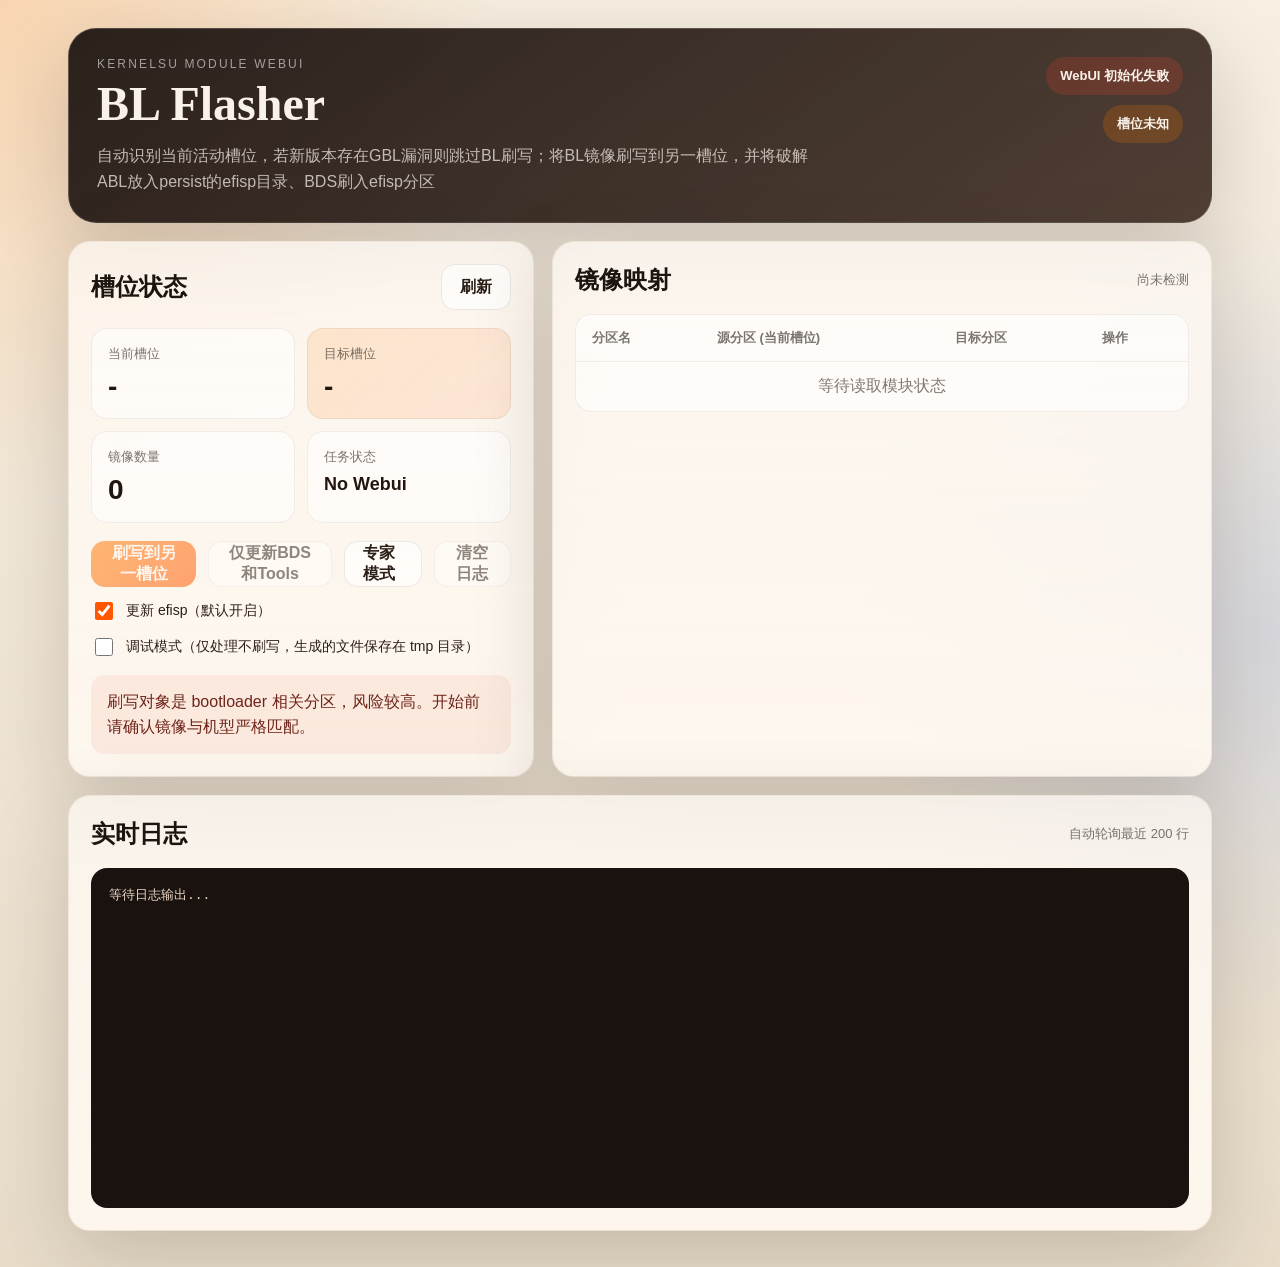
<file: targets/magisk_module/module/webroot/index.html>
<!DOCTYPE html>
<html lang="zh-CN">
<head>
  <meta charset="UTF-8" />
  <meta name="viewport" content="width=device-width, initial-scale=1.0" />
  <title id="pageTitle">假回锁 - BL Flasher</title>
  <link rel="stylesheet" href="style.css" />
</head>
<body>
<div class="page-shell">
  <header class="hero-card">
    <div>
      <p class="eyebrow" id="lblKsuWebUI">KernelSU Module WebUI</p>
      <h1>BL Flasher</h1>
      <p class="hero-copy" id="heroDesc">
        自动识别当前活动槽位，若新版本存在GBL漏洞则跳过BL刷写；将BL镜像刷写到另一槽位，并将破解ABL放入persist的efisp目录、BDS刷入efisp分区
      </p>
    </div>
    <div class="hero-meta">
      <span class="chip" id="stateChip">等待检测</span>
      <span class="chip chip-warn" id="slotChip">槽位未知</span>
    </div>
  </header>

  <main class="grid-layout">
    <section class="panel stats-panel">
      <div class="panel-heading">
        <h2 id="lblSlotStatus">槽位状态</h2>
        <button class="ghost-button" id="refreshButton" type="button" data-i18n="refresh">刷新</button>
      </div>

      <div class="stats-grid">
        <article class="stat-card">
          <span class="stat-label" id="lblCurrentSlot">当前槽位</span>
          <strong class="stat-value" id="currentSlot">-</strong>
        </article>
        <article class="stat-card accent-card">
          <span class="stat-label" id="lblTargetSlot">目标槽位</span>
          <strong class="stat-value" id="targetSlot">-</strong>
        </article>
        <article class="stat-card">
          <span class="stat-label" id="lblImageCount">镜像数量</span>
          <strong class="stat-value" id="imageCount">0</strong>
        </article>
        <article class="stat-card">
          <span class="stat-label" id="lblTaskStatus">任务状态</span>
          <strong class="stat-value stat-small" id="taskMessage">等待操作</strong>
        </article>
      </div>

      <div class="action-strip">
        <button class="primary-button" id="flashButton" type="button" data-i18n="flash">刷写到另一槽位</button>
        <button class="ghost-button" id="bdsToolsButton" type="button" data-i18n="bdsTools">仅更新BDS和Tools</button>
        <a class="ghost-button button-link" href="expert.html" data-i18n="expertMode">专家模式</a>
        <button class="ghost-button" id="clearLogButton" type="button" data-i18n="clearLog">清空日志</button>
      </div>

      <label class="option-check" for="updateEfispCheckbox">
        <input id="updateEfispCheckbox" type="checkbox" checked />
        <span id="lblUpdateEfisp">更新 efisp（默认开启）</span>
      </label>

      <label class="option-check" for="debugModeCheckbox">
        <input id="debugModeCheckbox" type="checkbox" />
        <span id="lblDebugMode">调试模式（仅处理不刷写，生成的文件保存在 tmp 目录）</span>
      </label>

      <p class="warning-copy" id="lblWarning">
        刷写对象是 bootloader 相关分区，风险较高。开始前请确认镜像与机型严格匹配。
      </p>
    </section>

    <section class="panel map-panel">
      <div class="panel-heading">
        <h2 id="lblImageMap">镜像映射</h2>
        <span class="caption" id="updatedAt">尚未检测</span>
      </div>
      <div class="table-wrap">
        <table>
          <thead>
            <tr>
              <th id="tblPartition">分区名</th>
              <th id="tblSource">源分区 (当前槽位)</th>
              <th id="tblTarget">目标分区</th>
              <th id="tblAction">操作</th>
            </tr>
          </thead>
          <tbody id="imageTableBody">
            <tr>
              <td colspan="4" class="empty-row" id="tblWaiting">等待读取模块状态</td>
            </tr>
          </tbody>
        </table>
      </div>
    </section>

    <section class="panel log-panel">
      <div class="panel-heading">
        <h2 id="lblLog">实时日志</h2>
        <span class="caption" id="lblAutoPoll">自动轮询最近 200 行</span>
      </div>
      <pre id="logOutput">等待日志输出...</pre>
    </section>
  </main>
</div>

<div class="modal-backdrop hidden" id="confirmModal" aria-hidden="true">
  <div class="modal-card" role="dialog" aria-modal="true">
    <p class="eyebrow" id="modalRisk">高风险操作</p>
    <h2 id="modalTitle">确认刷写</h2>
    <p id="confirmText">即将开始刷写，请确认操作对象和槽位。</p>
    <div class="modal-actions">
      <button class="ghost-button" id="cancelConfirmButton" type="button" data-i18n="cancel">取消</button>
      <button class="primary-button" id="nextConfirmButton" type="button" data-i18n="continue">继续</button>
    </div>
  </div>
</div>

<script src="app.js"></script>
</body>
</html>
</file>
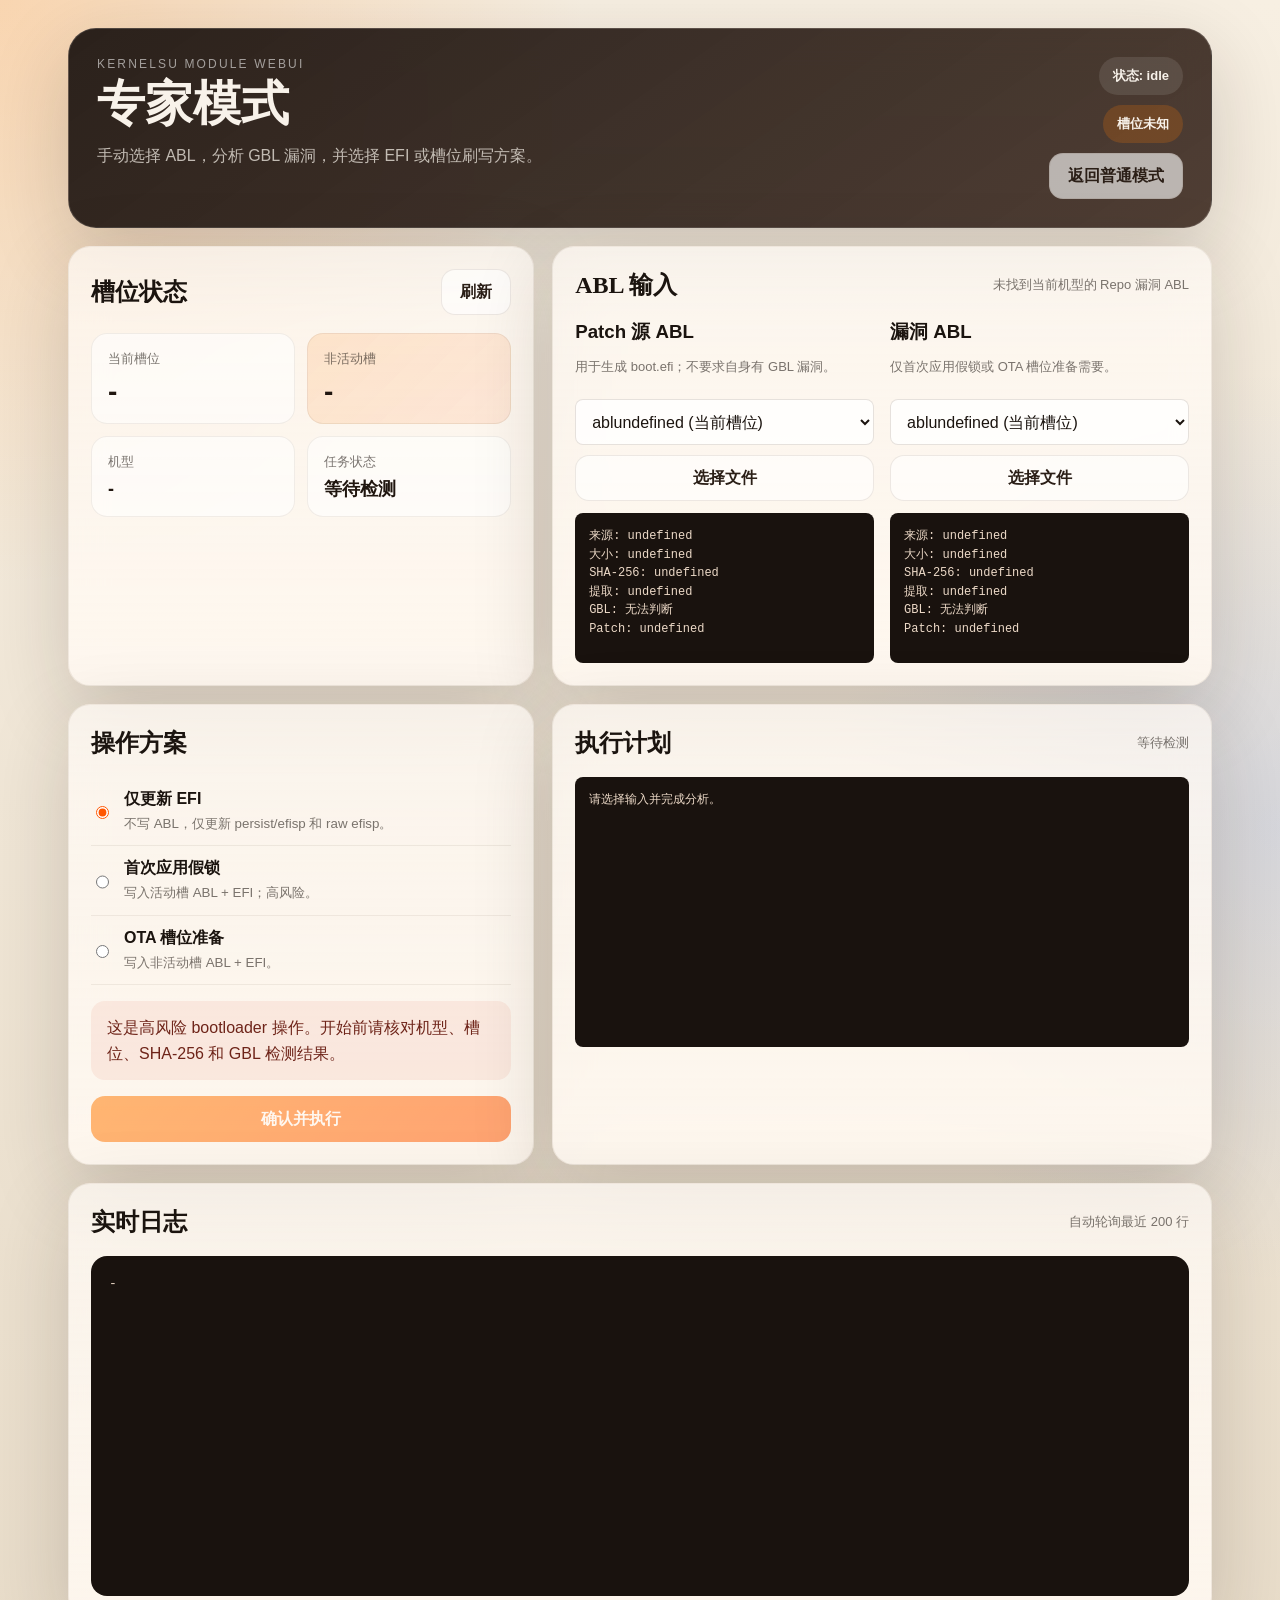
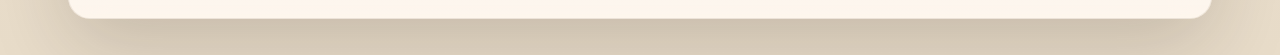
<file: targets/magisk_module/module/webroot/expert.html>
<!DOCTYPE html>
<html lang="zh-CN">
<head>
  <meta charset="UTF-8" />
  <meta name="viewport" content="width=device-width, initial-scale=1.0" />
  <title id="pageTitle">假回锁 - 专家模式</title>
  <link rel="stylesheet" href="style.css" />
</head>
<body>
<div class="page-shell">
  <header class="hero-card">
    <div>
      <p class="eyebrow" id="lblKsuWebUI">KernelSU Module WebUI</p>
      <h1 id="pageHeading">专家模式</h1>
      <p class="hero-copy" id="heroDesc">手动选择 ABL，分析 GBL 漏洞，并选择 EFI 或槽位刷写方案。</p>
    </div>
    <div class="hero-meta">
      <span class="chip" id="stateChip">等待检测</span>
      <span class="chip chip-warn" id="slotChip">槽位未知</span>
      <a class="ghost-button button-link" href="index.html" id="backLink">返回普通模式</a>
    </div>
  </header>

  <main class="grid-layout">
    <section class="panel stats-panel">
      <div class="panel-heading"><h2 id="lblSlotStatus">槽位状态</h2><button class="ghost-button" id="refreshButton" type="button">刷新</button></div>
      <div class="stats-grid">
        <article class="stat-card"><span class="stat-label" id="lblCurrentSlot">当前槽位</span><strong class="stat-value" id="currentSlot">-</strong></article>
        <article class="stat-card accent-card"><span class="stat-label" id="lblTargetSlot">非活动槽</span><strong class="stat-value" id="targetSlot">-</strong></article>
        <article class="stat-card"><span class="stat-label" id="lblProduct">机型</span><strong class="stat-value stat-small" id="product">-</strong></article>
        <article class="stat-card"><span class="stat-label" id="lblTaskStatus">任务状态</span><strong class="stat-value stat-small" id="taskMessage">等待操作</strong></article>
      </div>
    </section>

    <section class="panel map-panel">
      <div class="panel-heading"><h2 id="lblSources">ABL 输入</h2><span class="caption" id="repoCaption">Repo 检测中</span></div>
      <div class="expert-source-grid">
        <article class="expert-source">
          <h3 id="lblPatchSource">Patch 源 ABL</h3>
          <p class="caption" id="patchHint">用于生成 boot.efi；不要求自身有 GBL 漏洞。</p>
          <select id="patchSelect"></select>
          <input id="patchFile" type="file" accept=".img,.bin" hidden />
          <button class="ghost-button" id="patchFileButton" type="button">选择文件</button>
          <pre class="analysis-box" id="patchAnalysis">未选择</pre>
        </article>
        <article class="expert-source">
          <h3 id="lblVulnSource">漏洞 ABL</h3>
          <p class="caption" id="vulnHint">仅首次应用假锁或 OTA 槽位准备需要。</p>
          <select id="vulnSelect"></select>
          <input id="vulnFile" type="file" accept=".img,.bin" hidden />
          <button class="ghost-button" id="vulnFileButton" type="button">选择文件</button>
          <pre class="analysis-box" id="vulnAnalysis">未选择</pre>
        </article>
      </div>
    </section>

    <section class="panel stats-panel">
      <div class="panel-heading"><h2 id="lblMode">操作方案</h2></div>
      <label class="mode-option"><input type="radio" name="mode" value="efi" checked /><span><strong id="modeEfi">仅更新 EFI</strong><small id="modeEfiHint">不写 ABL，仅更新 persist/efisp 和 raw efisp。</small></span></label>
      <label class="mode-option"><input type="radio" name="mode" value="first" /><span><strong id="modeFirst">首次应用假锁</strong><small id="modeFirstHint">写入活动槽 ABL + EFI；高风险。</small></span></label>
      <label class="mode-option"><input type="radio" name="mode" value="ota" /><span><strong id="modeOta">OTA 槽位准备</strong><small id="modeOtaHint">写入非活动槽 ABL + EFI。</small></span></label>
      <p class="warning-copy" id="warning">这是高风险 bootloader 操作。开始前请核对机型、槽位、SHA-256 和 GBL 检测结果。</p>
      <button class="primary-button" id="startButton" type="button">确认并执行</button>
    </section>

    <section class="panel map-panel">
      <div class="panel-heading"><h2 id="lblPlan">执行计划</h2><span class="caption" id="planState">等待输入</span></div>
      <pre class="analysis-box plan-box" id="planOutput">请选择两个输入并完成分析。</pre>
    </section>

    <section class="panel log-panel">
      <div class="panel-heading"><h2 id="lblLog">实时日志</h2><span class="caption" id="lblAutoPoll">自动轮询最近 200 行</span></div>
      <pre id="logOutput">等待日志输出...</pre>
    </section>
  </main>
</div>

<div class="modal-backdrop hidden" id="confirmModal" aria-hidden="true">
  <div class="modal-card" role="dialog" aria-modal="true">
    <p class="eyebrow" id="modalRisk">高风险操作</p>
    <h2 id="modalTitle">确认执行</h2>
    <p id="confirmText">确认按计划执行？</p>
    <div class="modal-actions">
      <button class="ghost-button" id="cancelConfirmButton" type="button">取消</button>
      <button class="primary-button" id="nextConfirmButton" type="button">确认执行</button>
    </div>
  </div>
</div>

<script src="expert.js"></script>
</body>
</html>
</file>
<file: targets/magisk_module/module/webroot/style.css>
:root {
  color-scheme: light;
  --bg-top: #f7efe2;
  --bg-bottom: #e8dcc9;
  --surface: rgba(31, 23, 18, 0.88);
  --surface-soft: rgba(255, 248, 240, 0.8);
  --surface-border: rgba(255, 255, 255, 0.14);
  --text-main: #f8f2ea;
  --text-dim: rgba(248, 242, 234, 0.72);
  --ink: #1b140f;
  --accent: #ff7a00;
  --accent-strong: #ff5600;
  --accent-soft: rgba(255, 122, 0, 0.18);
  --danger: #d9422b;
  --success: #25874b;
  --shadow: 0 24px 80px rgba(31, 23, 18, 0.18);
  --radius-xl: 28px;
  --radius-lg: 22px;
  --radius-md: 16px;
}

* {
  box-sizing: border-box;
}

body {
  margin: 0;
  min-height: 100vh;
  font-family: "Noto Sans SC", "Source Han Sans SC", "PingFang SC", sans-serif;
  color: var(--ink);
  background:
    radial-gradient(circle at top left, rgba(255, 122, 0, 0.22), transparent 28%),
    radial-gradient(circle at right, rgba(56, 120, 255, 0.14), transparent 30%),
    linear-gradient(180deg, var(--bg-top), var(--bg-bottom));
}

body::before {
  content: "";
  position: fixed;
  inset: 0;
  pointer-events: none;
  background-image: linear-gradient(rgba(255, 255, 255, 0.08) 1px, transparent 1px),
    linear-gradient(90deg, rgba(255, 255, 255, 0.08) 1px, transparent 1px);
  background-size: 24px 24px;
  mask-image: linear-gradient(180deg, rgba(0, 0, 0, 0.12), transparent 75%);
}

.page-shell {
  position: relative;
  max-width: 1180px;
  margin: 0 auto;
  padding: 28px 18px 36px;
}

.hero-card,
.panel,
.modal-card {
  backdrop-filter: blur(18px);
  box-shadow: var(--shadow);
}

.hero-card {
  display: flex;
  justify-content: space-between;
  gap: 16px;
  padding: 28px;
  border-radius: var(--radius-xl);
  background: linear-gradient(145deg, rgba(29, 21, 17, 0.94), rgba(57, 38, 28, 0.88));
  color: var(--text-main);
  border: 1px solid var(--surface-border);
  animation: rise-in 0.45s ease-out;
}

.eyebrow {
  margin: 0 0 8px;
  letter-spacing: 0.18em;
  text-transform: uppercase;
  font-size: 12px;
  color: rgba(255, 255, 255, 0.56);
}

.hero-card h1,
.panel h2,
.modal-card h2 {
  margin: 0;
  font-family: "Source Han Serif SC", "Noto Serif SC", serif;
  font-weight: 700;
}

.hero-card h1 {
  font-size: clamp(32px, 5vw, 48px);
  line-height: 1.04;
}

.hero-copy {
  max-width: 720px;
  margin: 14px 0 0;
  color: var(--text-dim);
  line-height: 1.6;
}

.hero-meta {
  display: flex;
  flex-direction: column;
  align-items: flex-end;
  gap: 10px;
}

.chip {
  display: inline-flex;
  align-items: center;
  justify-content: center;
  min-height: 38px;
  padding: 0 14px;
  border-radius: 999px;
  background: rgba(255, 255, 255, 0.1);
  color: var(--text-main);
  font-size: 13px;
  font-weight: 700;
}

.chip-warn {
  background: rgba(255, 122, 0, 0.2);
}

.chip-success {
  background: rgba(37, 135, 75, 0.22);
}

.chip-danger {
  background: rgba(217, 66, 43, 0.22);
}

.grid-layout {
  display: grid;
  grid-template-columns: repeat(12, minmax(0, 1fr));
  gap: 18px;
  margin-top: 18px;
}

.panel {
  padding: 22px;
  border-radius: var(--radius-lg);
  background: linear-gradient(180deg, rgba(255, 250, 245, 0.72), rgba(255, 248, 240, 0.92));
  border: 1px solid rgba(80, 55, 34, 0.08);
  animation: rise-in 0.55s ease-out;
}

.stats-panel {
  grid-column: span 5;
}

.map-panel,
.log-panel {
  grid-column: span 7;
}

.log-panel {
  grid-column: 1 / -1;
}


.panel-heading {
  display: flex;
  align-items: center;
  justify-content: space-between;
  gap: 12px;
  margin-bottom: 18px;
}

.caption {
  color: rgba(27, 20, 15, 0.58);
  font-size: 13px;
}

.stats-grid {
  display: grid;
  grid-template-columns: repeat(2, minmax(0, 1fr));
  gap: 12px;
}

.stat-card {
  padding: 16px;
  border-radius: var(--radius-md);
  background: rgba(255, 255, 255, 0.56);
  border: 1px solid rgba(80, 55, 34, 0.08);
}

.accent-card {
  background: linear-gradient(135deg, rgba(255, 122, 0, 0.14), rgba(255, 86, 0, 0.1));
}

.stat-label {
  display: block;
  color: rgba(27, 20, 15, 0.58);
  font-size: 13px;
  margin-bottom: 8px;
}

.stat-value {
  display: block;
  font-size: 28px;
  line-height: 1.12;
  color: #20160f;
}

.stat-small {
  font-size: 18px;
}

.action-strip {
  display: flex;
  gap: 12px;
  margin-top: 18px;
}

.option-check {
  display: flex;
  align-items: center;
  gap: 10px;
  margin-top: 12px;
  color: #2b1f17;
  font-size: 14px;
}

.option-check input {
  width: 18px;
  height: 18px;
  accent-color: var(--accent-strong);
}

button {
  border: 0;
  cursor: pointer;
  transition: transform 0.18s ease, opacity 0.18s ease, background 0.18s ease;
  font: inherit;
}

button:hover:not(:disabled) {
  transform: translateY(-1px);
}

button:disabled {
  cursor: not-allowed;
  opacity: 0.52;
}

.primary-button,
.ghost-button {
  min-height: 46px;
  padding: 0 18px;
  border-radius: 14px;
  font-weight: 700;
}

.button-link {
  display: inline-flex;
  align-items: center;
  justify-content: center;
  text-decoration: none;
}

.primary-button {
  color: #fff8f1;
  background: linear-gradient(135deg, var(--accent), var(--accent-strong));
}

.ghost-button {
  color: #2b1f17;
  background: rgba(255, 255, 255, 0.62);
  border: 1px solid rgba(80, 55, 34, 0.1);
}

.warning-copy {
  margin: 16px 0 0;
  padding: 14px 16px;
  border-radius: 14px;
  background: rgba(217, 66, 43, 0.08);
  color: #6e2419;
  line-height: 1.6;
}

#startButton {
  width: 100%;
  margin-top: 16px;
}

.expert-source-grid {
  display: grid;
  grid-template-columns: repeat(2, minmax(0, 1fr));
  gap: 16px;
}

.expert-source h3 {
  margin: 0 0 8px;
}

.expert-source select,
.expert-source .ghost-button {
  width: 100%;
  margin-top: 10px;
}

.expert-source select {
  min-height: 46px;
  padding: 0 12px;
  border: 1px solid rgba(80, 55, 34, 0.14);
  border-radius: 8px;
  background: rgba(255, 255, 255, 0.8);
  color: var(--ink);
  font: inherit;
}

.analysis-box {
  min-height: 150px;
  margin: 12px 0 0;
  padding: 14px;
  overflow: auto;
  border-radius: 8px;
  background: #19120e;
  color: #ecd9c7;
  white-space: pre-wrap;
  overflow-wrap: anywhere;
  font: 12px/1.55 "JetBrains Mono", "Cascadia Code", monospace;
}

.plan-box {
  min-height: 270px;
}

.mode-option {
  display: flex;
  gap: 12px;
  padding: 12px 0;
  border-bottom: 1px solid rgba(80, 55, 34, 0.08);
}

.mode-option input {
  margin-top: 3px;
  accent-color: var(--accent-strong);
}

.mode-option strong,
.mode-option small {
  display: block;
}

.mode-option small {
  margin-top: 4px;
  color: rgba(27, 20, 15, 0.58);
  line-height: 1.45;
}

.table-wrap {
  overflow: auto;
  border-radius: 16px;
  border: 1px solid rgba(80, 55, 34, 0.08);
  background: rgba(255, 255, 255, 0.58);
}

table {
  width: 100%;
  border-collapse: collapse;
}

th,
td {
  padding: 14px 16px;
  text-align: left;
  border-bottom: 1px solid rgba(80, 55, 34, 0.08);
  vertical-align: top;
}

th {
  font-size: 13px;
  color: rgba(27, 20, 15, 0.58);
}

tbody tr:last-child td {
  border-bottom: 0;
}

.status-pill {
  display: inline-flex;
  padding: 6px 10px;
  border-radius: 999px;
  font-size: 12px;
  font-weight: 700;
  background: rgba(255, 122, 0, 0.16);
  color: #7b3d00;
}

.status-pill.ok {
  background: rgba(37, 135, 75, 0.14);
  color: #1c6137;
}

.status-pill.bad {
  background: rgba(217, 66, 43, 0.14);
  color: #8a291a;
}

.empty-row {
  text-align: center;
  color: rgba(27, 20, 15, 0.56);
}

#logOutput {
  min-height: 340px;
  margin: 0;
  padding: 18px;
  overflow: auto;
  border-radius: 16px;
  background: #19120e;
  color: #ecd9c7;
  font-family: "JetBrains Mono", "Cascadia Code", monospace;
  font-size: 13px;
  line-height: 1.58;
}

.modal-backdrop {
  position: fixed;
  inset: 0;
  display: flex;
  align-items: center;
  justify-content: center;
  padding: 18px;
  background: rgba(18, 14, 11, 0.54);
  z-index: 20;
}

.modal-backdrop.hidden {
  display: none;
}

.modal-card {
  width: min(100%, 480px);
  padding: 24px;
  border-radius: 24px;
  background: linear-gradient(180deg, rgba(255, 249, 243, 0.98), rgba(253, 241, 229, 0.94));
  border: 1px solid rgba(80, 55, 34, 0.08);
}

.modal-card p {
  line-height: 1.6;
}

.modal-actions {
  display: flex;
  justify-content: flex-end;
  gap: 12px;
  margin-top: 20px;
}

@keyframes rise-in {
  from {
    opacity: 0;
    transform: translateY(18px);
  }
  to {
    opacity: 1;
    transform: translateY(0);
  }
}

@media (max-width: 900px) {
  .hero-card,
  .panel-heading,
  .action-strip {
    flex-direction: column;
    align-items: stretch;
  }

  .hero-meta {
    align-items: flex-start;
  }

  .stats-panel,
  .map-panel,
  .log-panel {
    grid-column: 1 / -1;
  }
}

@media (max-width: 640px) {
  .page-shell {
    padding: 16px 12px 28px;
  }

  .hero-card,
  .panel,
  .modal-card {
    padding: 18px;
  }

  .stats-grid {
    grid-template-columns: 1fr;
  }

  .expert-source-grid {
    grid-template-columns: 1fr;
  }

  th,
  td {
    padding: 12px;
  }
}
</file>
